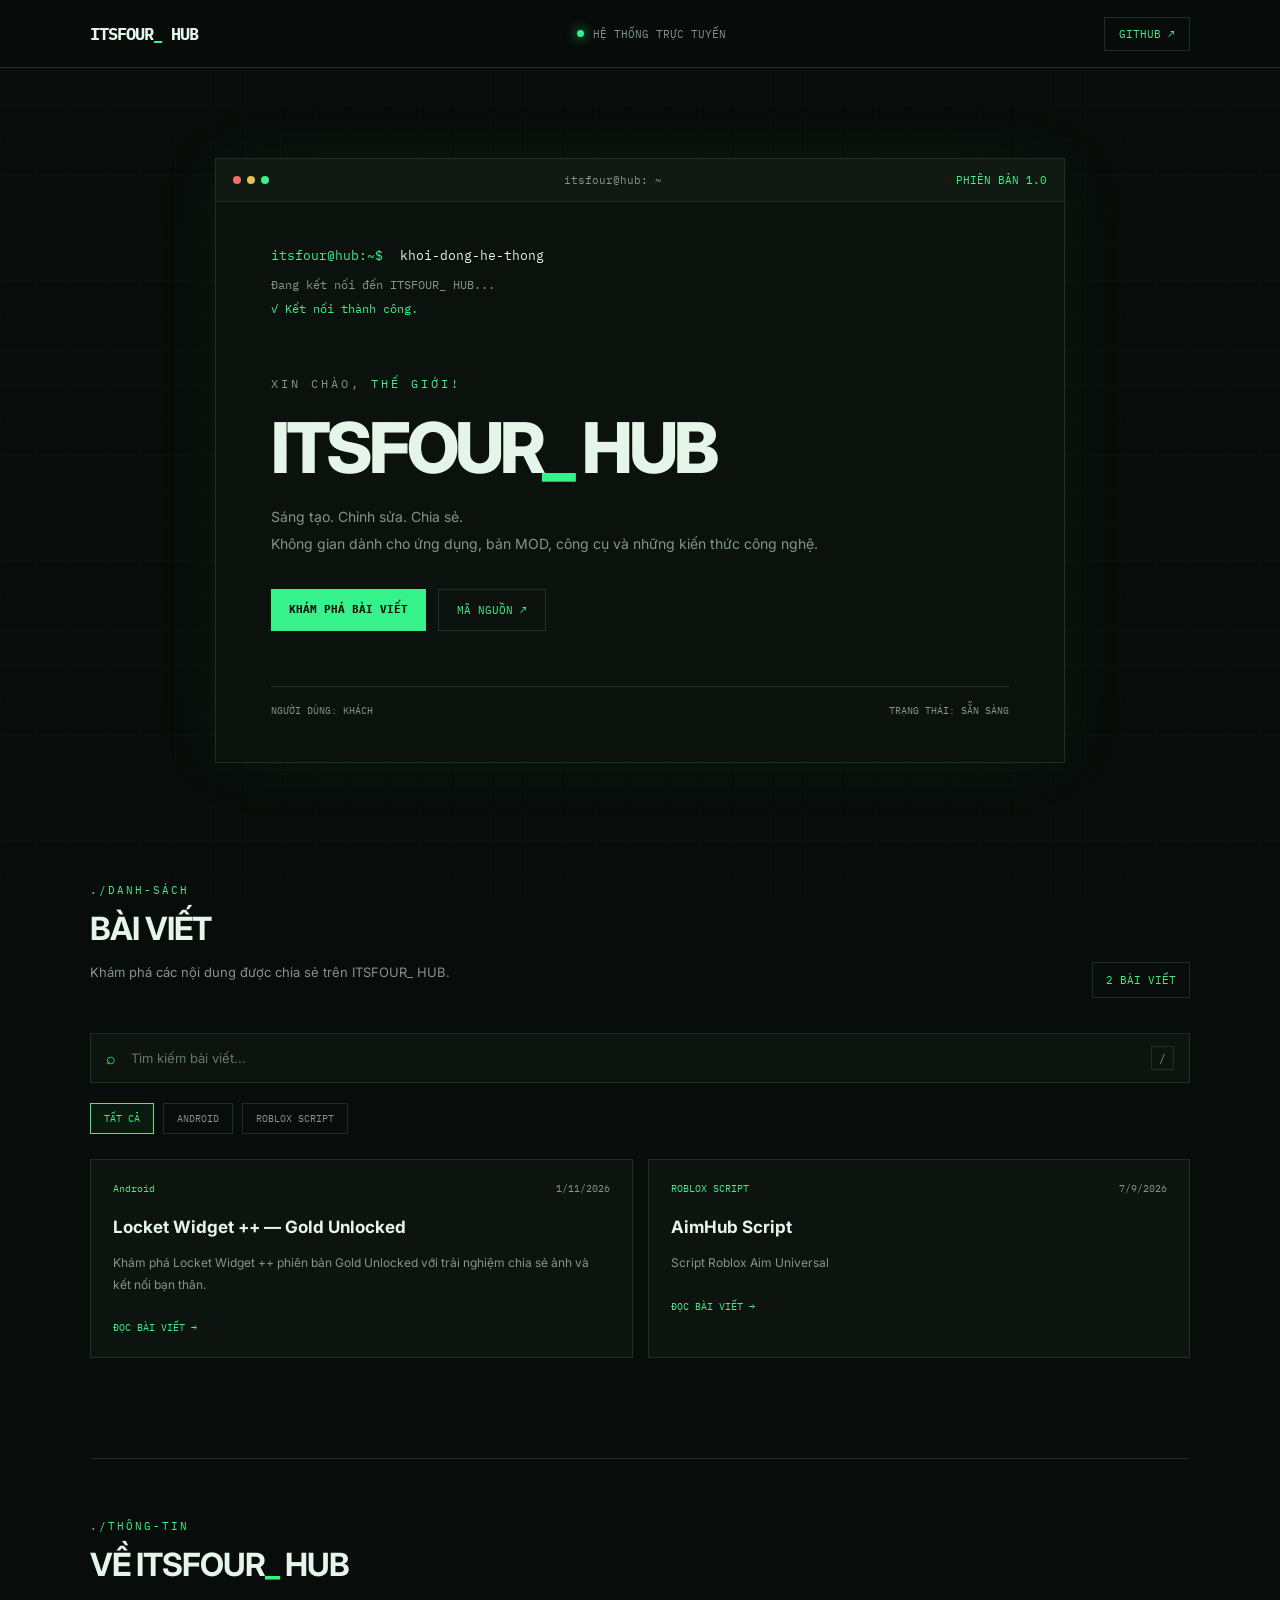
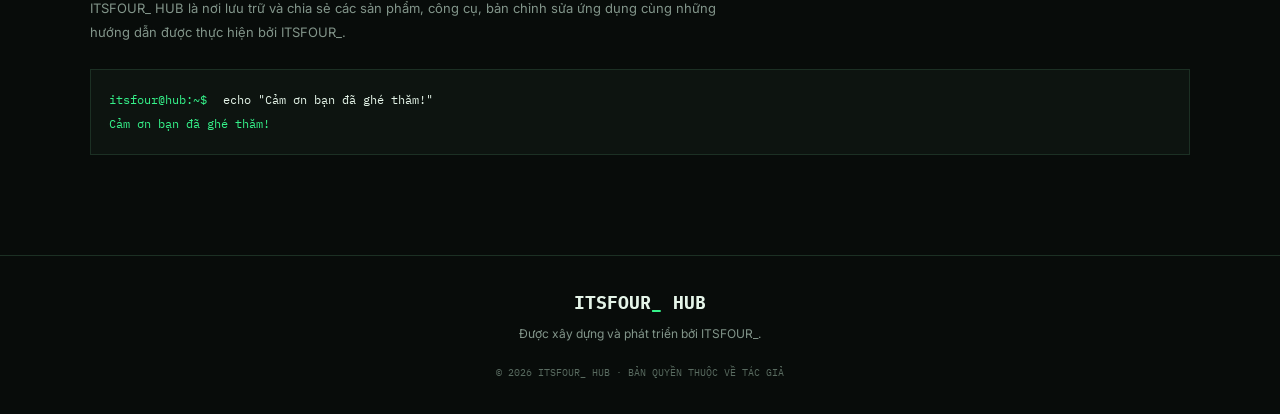
<file: index.html>
<!DOCTYPE html>
<html lang="vi">
<head>
    <meta charset="UTF-8">
    <meta name="viewport" content="width=device-width, initial-scale=1">

    <meta name="theme-color" content="#080c0a">
    <meta name="description" content="ITSFOUR_ HUB - Không gian chia sẻ ứng dụng, bản chỉnh sửa và công cụ công nghệ.">

    <title>ITSFOUR_ HUB | Trang chủ</title>

    <link rel="preconnect" href="https://fonts.googleapis.com">
    <link rel="preconnect" href="https://fonts.gstatic.com" crossorigin>

    <link href="https://fonts.googleapis.com/css2?family=Inter:wght@400;500;600;700;800&family=IBM+Plex+Mono:wght@400;500;600;700&display=swap" rel="stylesheet">

    <link rel="stylesheet" href="assets/css/style.css">
</head>

<body>

<header class="topbar">
    <a href="index.html" class="logo">
        ITSFOUR<span>_</span> HUB
    </a>

    <div class="system-status">
        <span class="status-dot"></span>
        HỆ THỐNG TRỰC TUYẾN
    </div>

    <a href="https://github.com/itsfour" target="_blank" class="github-btn">
        GITHUB ↗
    </a>
</header>

<main>

    <!-- GIỚI THIỆU -->
    <section class="hero">

        <div class="terminal-window">

            <div class="terminal-bar">
                <div class="terminal-dots">
                    <i></i><i></i><i></i>
                </div>

                <span>itsfour@hub: ~</span>

                <span class="terminal-version">PHIÊN BẢN 1.0</span>
            </div>

            <div class="terminal-content">

                <div class="terminal-line">
                    <span class="prompt">itsfour@hub:~$</span>
                    <span>khoi-dong-he-thong</span>
                </div>

                <div class="terminal-output">
                    Đang kết nối đến ITSFOUR_ HUB...
                </div>

                <div class="terminal-output success">
                    ✓ Kết nối thành công.
                </div>

                <div class="hero-title">
                    XIN CHÀO, <span>THẾ GIỚI!</span>
                </div>

                <h1>
                    ITSFOUR<span>_</span> HUB
                </h1>

                <p class="hero-description">
                    Sáng tạo. Chỉnh sửa. Chia sẻ.
                    <br>
                    Không gian dành cho ứng dụng, bản MOD,
                    công cụ và những kiến thức công nghệ.
                </p>

                <div class="hero-actions">
                    <a href="#baiviet" class="primary-btn">
                        KHÁM PHÁ BÀI VIẾT
                    </a>

                    <a href="https://github.com/itsfour"
                       target="_blank"
                       class="secondary-btn">
                        MÃ NGUỒN ↗
                    </a>
                </div>

                <div class="terminal-footer">
                    <span>NGƯỜI DÙNG: KHÁCH</span>
                    <span>TRẠNG THÁI: SẴN SÀNG</span>
                </div>

            </div>
        </div>

    </section>


    <!-- DANH SÁCH BÀI VIẾT -->
    <section class="publications" id="baiviet">

        <div class="section-heading">
            <div>
                <div class="section-label">
                    ./DANH-SÁCH
                </div>

                <h2>BÀI VIẾT</h2>

                <p>
                    Khám phá các nội dung được chia sẻ trên ITSFOUR_ HUB.
                </p>
            </div>

            <div class="post-count" id="postCount">
                0 BÀI VIẾT
            </div>
        </div>


        <!-- TÌM KIẾM -->
        <div class="search-box">
            <span>⌕</span>

            <input
                type="search"
                id="searchInput"
                placeholder="Tìm kiếm bài viết..."
                autocomplete="off"
            >

            <kbd>/</kbd>
        </div>


        <!-- DANH MỤC -->
        <div class="category-list" id="categoryList">
            <button class="category-btn active" data-category="ALL">
                TẤT CẢ
            </button>
        </div>


        <!-- BÀI VIẾT -->
        <div class="posts-grid" id="postsGrid">

            <div class="loading-box">
                <span class="loading-dot"></span>
                ĐANG TẢI DANH SÁCH BÀI VIẾT...
            </div>

        </div>

        <div class="empty-box" id="emptyBox" hidden>
            KHÔNG TÌM THẤY BÀI VIẾT PHÙ HỢP.
        </div>

    </section>


    <!-- GIỚI THIỆU -->
    <section class="about-section">

        <div class="section-label">
            ./THÔNG-TIN
        </div>

        <h2>VỀ ITSFOUR<span>_</span> HUB</h2>

        <p>
            ITSFOUR_ HUB là nơi lưu trữ và chia sẻ các sản phẩm,
            công cụ, bản chỉnh sửa ứng dụng cùng những hướng dẫn
            được thực hiện bởi ITSFOUR_.
        </p>

        <div class="about-terminal">
            <span class="prompt">itsfour@hub:~$</span>
            <span>echo "Cảm ơn bạn đã ghé thăm!"</span>
            <br>
            <span class="success">Cảm ơn bạn đã ghé thăm!</span>
        </div>

    </section>

</main>


<footer class="footer">

    <div class="footer-logo">
        ITSFOUR<span>_</span> HUB
    </div>

    <p>
        Được xây dựng và phát triển bởi ITSFOUR_.
    </p>

    <div class="footer-bottom">
        © 2026 ITSFOUR_ HUB · BẢN QUYỀN THUỘC VỀ TÁC GIẢ
    </div>

</footer>


<script src="assets/js/app.js"></script>

</body>
</html>
</file>
<file: assets/css/style.css>
:root {
    --background: #080c0a;
    --surface: #0d1410;
    --surface-2: #111b15;
    --border: #1c3024;

    --green: #35f28a;
    --green-light: #8affb8;
    --green-dark: #143d27;

    --text: #e5f5e9;
    --muted: #82958a;

    --mono: "IBM Plex Mono", monospace;
    --sans: "Inter", "Noto Sans SC", sans-serif;
}

* {
    box-sizing: border-box;
}

html {
    scroll-behavior: smooth;
}

body {
    margin: 0;
    background: var(--background);
    color: var(--text);
    font-family: var(--sans);
    overflow-x: hidden;
}

body::before {
    content: "";
    position: fixed;
    inset: 0;
    pointer-events: none;
    z-index: -1;

    background-image:
        linear-gradient(rgba(53,242,138,.025) 1px, transparent 1px),
        linear-gradient(90deg, rgba(53,242,138,.025) 1px, transparent 1px);

    background-size: 35px 35px;
}

a {
    color: inherit;
    text-decoration: none;
}

button,
input {
    font: inherit;
}


/* THANH ĐẦU TRANG */

.topbar {
    height: 68px;
    padding: 0 7%;

    display: flex;
    align-items: center;
    justify-content: space-between;

    border-bottom: 1px solid var(--border);
    background: rgba(8,12,10,.92);

    position: sticky;
    top: 0;
    z-index: 20;

    backdrop-filter: blur(15px);
}

.logo {
    font-family: var(--mono);
    font-size: 17px;
    font-weight: 700;
    letter-spacing: -1px;
}

.logo span,
.footer-logo span,
.hero h1 span,
.about-section h2 span {
    color: var(--green);
}

.system-status {
    display: flex;
    align-items: center;
    gap: 9px;

    color: var(--muted);
    font: 11px var(--mono);
}

.status-dot {
    width: 7px;
    height: 7px;
    border-radius: 50%;
    background: var(--green);

    box-shadow: 0 0 12px var(--green);

    animation: blink 1.5s infinite;
}

@keyframes blink {
    50% {
        opacity: .35;
    }
}

.github-btn {
    font: 11px var(--mono);
    color: var(--green);

    border: 1px solid var(--border);
    padding: 9px 14px;

    transition: .2s;
}

.github-btn:hover {
    background: var(--green-dark);
    border-color: var(--green);
}


/* KHUNG GIỚI THIỆU */

.hero {
    padding: 90px 20px 100px;
    display: flex;
    justify-content: center;
}

.terminal-window {
    width: 100%;
    max-width: 850px;

    border: 1px solid var(--border);
    background: rgba(13,20,16,.92);

    box-shadow: 0 0 70px rgba(53,242,138,.055);
}

.terminal-bar {
    height: 43px;
    padding: 0 17px;

    display: flex;
    align-items: center;
    justify-content: space-between;

    border-bottom: 1px solid var(--border);
    background: #101a13;

    font: 11px var(--mono);
    color: var(--muted);
}

.terminal-dots {
    display: flex;
    gap: 6px;
}

.terminal-dots i {
    width: 8px;
    height: 8px;
    border-radius: 50%;
    background: #355b42;
}

.terminal-dots i:first-child {
    background: #f16b6b;
}

.terminal-dots i:nth-child(2) {
    background: #e7bf57;
}

.terminal-dots i:nth-child(3) {
    background: var(--green);
}

.terminal-version {
    color: var(--green);
}

.terminal-content {
    padding: 45px 55px;
}

.terminal-line {
    font: 13px var(--mono);
    margin-bottom: 13px;
}

.prompt {
    color: var(--green);
    margin-right: 9px;
}

.terminal-output {
    color: var(--muted);
    font: 12px var(--mono);
    margin-bottom: 9px;
}

.success {
    color: var(--green);
}

.hero-title {
    margin-top: 60px;
    font: 12px var(--mono);
    color: var(--muted);
    letter-spacing: 3px;
}

.hero-title span {
    color: var(--green);
}

.hero h1 {
    margin: 14px 0;

    font-size: clamp(38px, 8vw, 70px);
    font-weight: 800;
    letter-spacing: -4px;
}

.hero-description {
    max-width: 550px;
    color: var(--muted);
    font-size: 14px;
    line-height: 1.9;
}

.hero-actions {
    display: flex;
    flex-wrap: wrap;
    gap: 12px;
    margin-top: 32px;
}

.primary-btn,
.secondary-btn {
    padding: 13px 18px;
    font: 11px var(--mono);
    transition: .2s;
}

.primary-btn {
    color: #06130b;
    background: var(--green);
    font-weight: 700;
}

.primary-btn:hover {
    background: var(--green-light);
    box-shadow: 0 0 25px rgba(53,242,138,.2);
}

.secondary-btn {
    border: 1px solid var(--border);
    color: var(--green);
}

.secondary-btn:hover {
    border-color: var(--green);
    background: var(--green-dark);
}

.terminal-footer {
    border-top: 1px solid var(--border);
    margin-top: 55px;
    padding-top: 17px;

    display: flex;
    justify-content: space-between;
    gap: 15px;

    color: var(--muted);
    font: 10px var(--mono);
}


/* DANH SÁCH BÀI VIẾT */

.publications,
.about-section {
    width: 86%;
    max-width: 1100px;
    margin: auto;
}

.publications {
    padding: 20px 0 100px;
}

.section-heading {
    display: flex;
    align-items: flex-end;
    justify-content: space-between;
    gap: 20px;
}

.section-label {
    color: var(--green);
    font: 11px var(--mono);
    letter-spacing: 2px;
}

.section-heading h2,
.about-section h2 {
    font-size: 32px;
    margin: 12px 0;
    letter-spacing: -1px;
}

.section-heading p,
.about-section p {
    color: var(--muted);
    font-size: 13px;
    line-height: 1.8;
}

.post-count {
    color: var(--green);
    font: 11px var(--mono);
    border: 1px solid var(--border);
    padding: 10px 13px;
    white-space: nowrap;
}


/* TÌM KIẾM */

.search-box {
    margin-top: 35px;
    height: 50px;

    display: flex;
    align-items: center;
    gap: 13px;

    padding: 0 15px;

    background: var(--surface);
    border: 1px solid var(--border);

    color: var(--green);
}

.search-box input {
    flex: 1;
    min-width: 0;
    border: 0;
    outline: 0;

    background: transparent;
    color: var(--text);

    font-size: 13px;
}

.search-box input::placeholder {
    color: #63776a;
}

.search-box kbd {
    color: var(--muted);
    font: 11px var(--mono);
    border: 1px solid var(--border);
    padding: 4px 7px;
}


/* DANH MỤC */

.category-list {
    display: flex;
    flex-wrap: wrap;
    gap: 9px;
    margin: 20px 0 25px;
}

.category-btn {
    cursor: pointer;
    padding: 8px 13px;

    color: var(--muted);
    background: transparent;

    border: 1px solid var(--border);
    font: 10px var(--mono);

    transition: .2s;
}

.category-btn:hover,
.category-btn.active {
    color: var(--green);
    border-color: var(--green);
    background: rgba(53,242,138,.06);
}


/* THẺ BÀI VIẾT */

.posts-grid {
    display: grid;
    grid-template-columns: repeat(2, minmax(0,1fr));
    gap: 15px;
}

.post-card {
    padding: 22px;

    border: 1px solid var(--border);
    background: var(--surface);

    transition: .25s;
}

.post-card:hover {
    border-color: var(--green);
    transform: translateY(-3px);
    background: var(--surface-2);
}

.post-meta {
    display: flex;
    justify-content: space-between;
    gap: 10px;

    color: var(--muted);
    font: 10px var(--mono);
}

.post-category {
    color: var(--green);
}

.post-card h3 {
    margin: 20px 0 10px;
    font-size: 17px;
    line-height: 1.5;
}

.post-card p {
    color: var(--muted);
    font-size: 12px;
    line-height: 1.8;
    margin-bottom: 20px;
}

.post-read {
    display: inline-block;
    color: var(--green);
    font: 10px var(--mono);
}

.loading-box,
.empty-box {
    grid-column: 1 / -1;
    padding: 40px 15px;
    text-align: center;

    border: 1px dashed var(--border);
    color: var(--muted);
    font: 11px var(--mono);
}

.loading-dot {
    display: inline-block;
    width: 7px;
    height: 7px;
    border-radius: 50%;
    background: var(--green);
    margin-right: 9px;
    animation: blink 1s infinite;
}

.article-tags {
    display: flex;
    flex-wrap: wrap;
    gap: 8px;
    margin-top: 18px;
}

.article-tag {
    display: inline-block;
    padding: 5px 10px;
    border: 1px solid rgba(0, 255, 100, 0.25);
    border-radius: 4px;
    background: rgba(0, 255, 100, 0.06);
    color: #00e676;
    font-family: monospace;
    font-size: 12px;
}

/* GIỚI THIỆU */

.about-section {
    padding: 60px 0;
    border-top: 1px solid var(--border);
}

.about-section p {
    max-width: 650px;
}

.about-terminal {
    margin-top: 25px;
    padding: 18px;

    border: 1px solid var(--border);
    background: var(--surface);

    font: 12px var(--mono);
    line-height: 2;
}


/* CHÂN TRANG */

.footer {
    margin-top: 40px;
    padding: 35px 7%;

    border-top: 1px solid var(--border);
    text-align: center;
}

.footer-logo {
    font: 700 18px var(--mono);
}

.footer p {
    color: var(--muted);
    font-size: 12px;
}

.footer-bottom {
    margin-top: 25px;
    color: #596b60;
    font: 10px var(--mono);
}


/* TRANG ĐỌC BÀI VIẾT */

.article-container {
    width: 88%;
    max-width: 850px;
    margin: 65px auto 100px;
}

.back-link {
    display: inline-block;
    margin-bottom: 30px;

    color: var(--green);
    font: 11px var(--mono);
}

.article-header {
    padding-bottom: 30px;
    border-bottom: 1px solid var(--border);
}

.article-header h1 {
    font-size: clamp(27px, 5vw, 42px);
    line-height: 1.3;
    margin: 18px 0;
}

.article-description {
    color: var(--muted);
    line-height: 1.8;
    font-size: 14px;
}

.article-info {
    display: flex;
    flex-wrap: wrap;
    gap: 15px;
    color: var(--muted);
    font: 10px var(--mono);
}

.markdown-body {
    padding-top: 35px;

    color: #d0dfd4;
    font-size: 14px;
    line-height: 1.9;

    overflow-wrap: anywhere;
}

.markdown-body h1,
.markdown-body h2,
.markdown-body h3 {
    color: var(--green-light);
    line-height: 1.4;
    margin-top: 35px;
}

.markdown-body a {
    color: var(--green);
    text-decoration: underline;
}

.markdown-body img {
    max-width: 100%;
    height: auto;
    border: 1px solid var(--border);
}

.markdown-body blockquote {
    margin: 20px 0;
    padding: 12px 18px;

    border-left: 3px solid var(--green);
    background: var(--surface);

    color: var(--muted);
}

.markdown-body code {
    font-family: var(--mono);
    color: var(--green-light);
    background: #142119;
    padding: 3px 6px;
    border-radius: 3px;
}

.markdown-body pre {
    padding: 18px;
    overflow-x: auto;

    border: 1px solid var(--border);
    background: #050906;
}

.markdown-body pre code {
    padding: 0;
    background: transparent;
}

.markdown-body table {
    display: block;
    max-width: 100%;
    overflow-x: auto;
    border-collapse: collapse;
}

.markdown-body th,
.markdown-body td {
    padding: 10px;
    border: 1px solid var(--border);
}

.markdown-body th {
    color: var(--green);
    background: var(--surface);
}

.markdown-body hr {
    border: 0;
    border-top: 1px solid var(--border);
    margin: 30px 0;
}

.article-bottom {
    margin-top: 40px;
    padding-top: 20px;
    border-top: 1px solid var(--border);
}

.article-bottom button {
    cursor: pointer;
    padding: 11px 15px;

    background: var(--surface);
    color: var(--green);

    border: 1px solid var(--border);
    font: 11px var(--mono);
}

.article-bottom button:hover {
    border-color: var(--green);
}

.error-box {
    padding: 30px;
    border: 1px solid #713b3b;
    background: #211010;
    color: #ff9b9b;
    font: 12px var(--mono);
}


/* ĐIỆN THOẠI */

@media(max-width:700px) {

    .topbar {
        height: 60px;
        padding: 0 5%;
    }

    .logo {
        font-size: 14px;
    }

    .system-status {
        font-size: 9px;
    }

    .github-btn {
        font-size: 9px;
        padding: 8px;
    }

    .hero {
        padding: 55px 15px 75px;
    }

    .terminal-content {
        padding: 30px 22px;
    }

    .hero-title {
        margin-top: 45px;
    }

    .hero h1 {
        letter-spacing: -2px;
    }

    .hero-description {
        font-size: 13px;
    }

    .terminal-footer {
        font-size: 8px;
    }

    .publications,
    .about-section {
        width: 90%;
    }

    .section-heading h2,
    .about-section h2 {
        font-size: 27px;
    }

    .section-heading {
        align-items: flex-start;
    }

    .post-count {
        font-size: 9px;
        padding: 8px;
    }

    .posts-grid {
        grid-template-columns: 1fr;
    }

    .article-container {
        width: 90%;
        margin-top: 40px;
    }

    .markdown-body {
        font-size: 13px;
    }
}

@media(max-width:390px) {

    .system-status {
        display: none;
    }

    .terminal-version {
        display: none;
    }

    .hero-actions {
        flex-direction: column;
    }

    .hero-actions a {
        text-align: center;
    }
}
</file>
